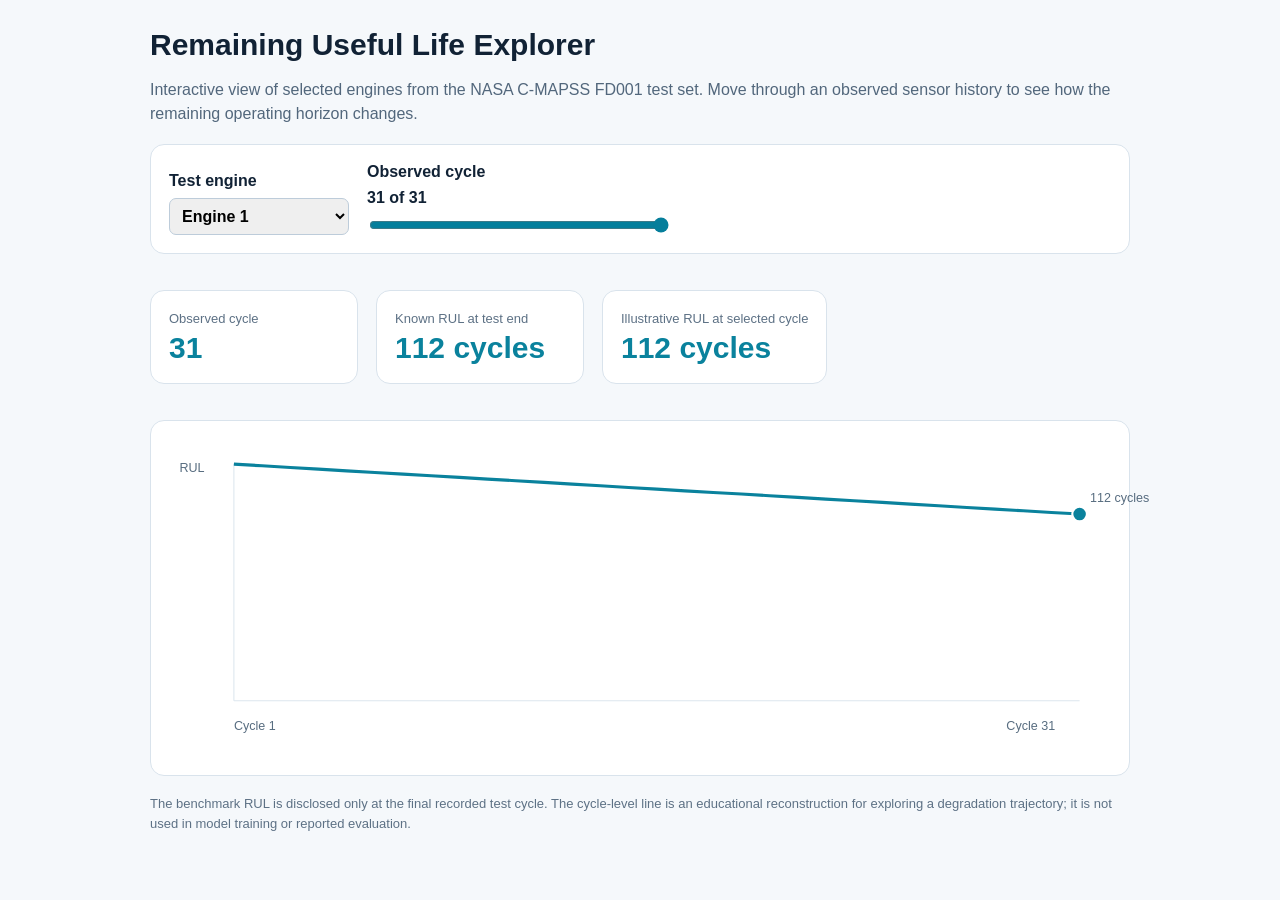
<file: remaining-useful-life-prediction-for-aerospace-technical-systems/aerospace-rul-prediction/simulator/index.html>
<!doctype html>
<html lang="en">
<head>
  <meta charset="utf-8">
  <meta name="viewport" content="width=device-width, initial-scale=1">
  <title>RUL Explorer</title>
  <style>
    :root { color-scheme: light; font-family: Inter, Arial, sans-serif; color: #112235; background: #f5f8fb; }
    body { margin: 0; padding: 28px; }
    main { max-width: 980px; margin: auto; }
    h1 { margin: 0 0 8px; font-size: 30px; } p { color: #52677c; line-height: 1.5; }
    .controls, .summary { display: flex; gap: 18px; flex-wrap: wrap; align-items: end; }
    .card { background: #fff; border: 1px solid #d9e3ec; border-radius: 14px; padding: 18px; margin: 18px 0; }
    label { display: grid; gap: 8px; font-weight: 650; } select, input { accent-color: #057e9b; font: inherit; }
    select { min-width: 180px; padding: 8px; border: 1px solid #bdccda; border-radius: 7px; }
    input[type="range"] { min-width: 300px; }
    .metric { min-width: 170px; } .metric b { display: block; color: #0a829d; font-size: 30px; margin-top: 4px; }
    .metric span { color: #5d7185; font-size: 13px; }
    svg { width: 100%; height: auto; overflow: visible; } .grid { stroke: #dce6ee; } .line { fill: none; stroke: #0a829d; stroke-width: 3; } .point { fill: #0a829d; stroke: #fff; stroke-width: 2; } .axis { fill: #586d80; font-size: 12px; }
    .note { font-size: 13px; color: #5d7185; }
  </style>
</head>
<body>
  <main>
    <h1>Remaining Useful Life Explorer</h1>
    <p>Interactive view of selected engines from the NASA C-MAPSS FD001 test set. Move through an observed sensor history to see how the remaining operating horizon changes.</p>
    <section class="card controls">
      <label>Test engine
        <select id="engine"></select>
      </label>
      <label>Observed cycle <span id="cycleLabel"></span>
        <input id="cycle" type="range" min="1" step="1">
      </label>
    </section>
    <section class="summary">
      <div class="card metric"><span>Observed cycle</span><b id="cycleValue"></b></div>
      <div class="card metric"><span>Known RUL at test end</span><b id="endRul"></b></div>
      <div class="card metric"><span>Illustrative RUL at selected cycle</span><b id="selectedRul"></b></div>
    </section>
    <section class="card">
      <svg id="chart" viewBox="0 0 900 300" role="img" aria-label="Illustrative remaining useful life trajectory"></svg>
    </section>
    <p class="note">The benchmark RUL is disclosed only at the final recorded test cycle. The cycle-level line is an educational reconstruction for exploring a degradation trajectory; it is not used in model training or reported evaluation.</p>
  </main>
  <script>
    const engines = {
      1: { last: 31, endRul: 112 },
      20: { last: 184, endRul: 16 },
      50: { last: 74, endRul: 79 },
      80: { last: 133, endRul: 90 },
      100: { last: 198, endRul: 20 }
    };
    const select = document.getElementById('engine');
    const range = document.getElementById('cycle');
    const svg = document.getElementById('chart');
    Object.keys(engines).forEach(id => select.add(new Option(`Engine ${id}`, id)));
    function render() {
      const e = engines[select.value];
      range.max = e.last;
      if (+range.value > e.last || !range.value) range.value = e.last;
      const cycle = +range.value;
      const rul = e.endRul + e.last - cycle;
      document.getElementById('cycleLabel').textContent = `${cycle} of ${e.last}`;
      document.getElementById('cycleValue').textContent = cycle;
      document.getElementById('endRul').textContent = `${e.endRul} cycles`;
      document.getElementById('selectedRul').textContent = `${rul} cycles`;
      const left = 62, right = 870, top = 24, bottom = 250, maxRul = e.endRul + e.last - 1;
      const x = value => left + (value - 1) * (right - left) / Math.max(1, e.last - 1);
      const y = value => bottom - value * (bottom - top) / maxRul;
      let path = '';
      for (let i = 1; i <= e.last; i++) path += `${i === 1 ? 'M' : 'L'} ${x(i).toFixed(1)} ${y(e.endRul + e.last - i).toFixed(1)} `;
      svg.innerHTML = `<line class="grid" x1="${left}" x2="${right}" y1="${bottom}" y2="${bottom}"/><line class="grid" x1="${left}" x2="${left}" y1="${top}" y2="${bottom}"/><path class="line" d="${path}"/><circle class="point" cx="${x(cycle)}" cy="${y(rul)}" r="7"/><text class="axis" x="${left}" y="278">Cycle 1</text><text class="axis" x="${right - 70}" y="278">Cycle ${e.last}</text><text class="axis" x="10" y="${top + 8}">RUL</text><text class="axis" x="${x(cycle) + 10}" y="${y(rul) - 12}">${rul} cycles</text>`;
    }
    select.addEventListener('change', render); range.addEventListener('input', render); render();
  </script>
</body>
</html>
</file>
